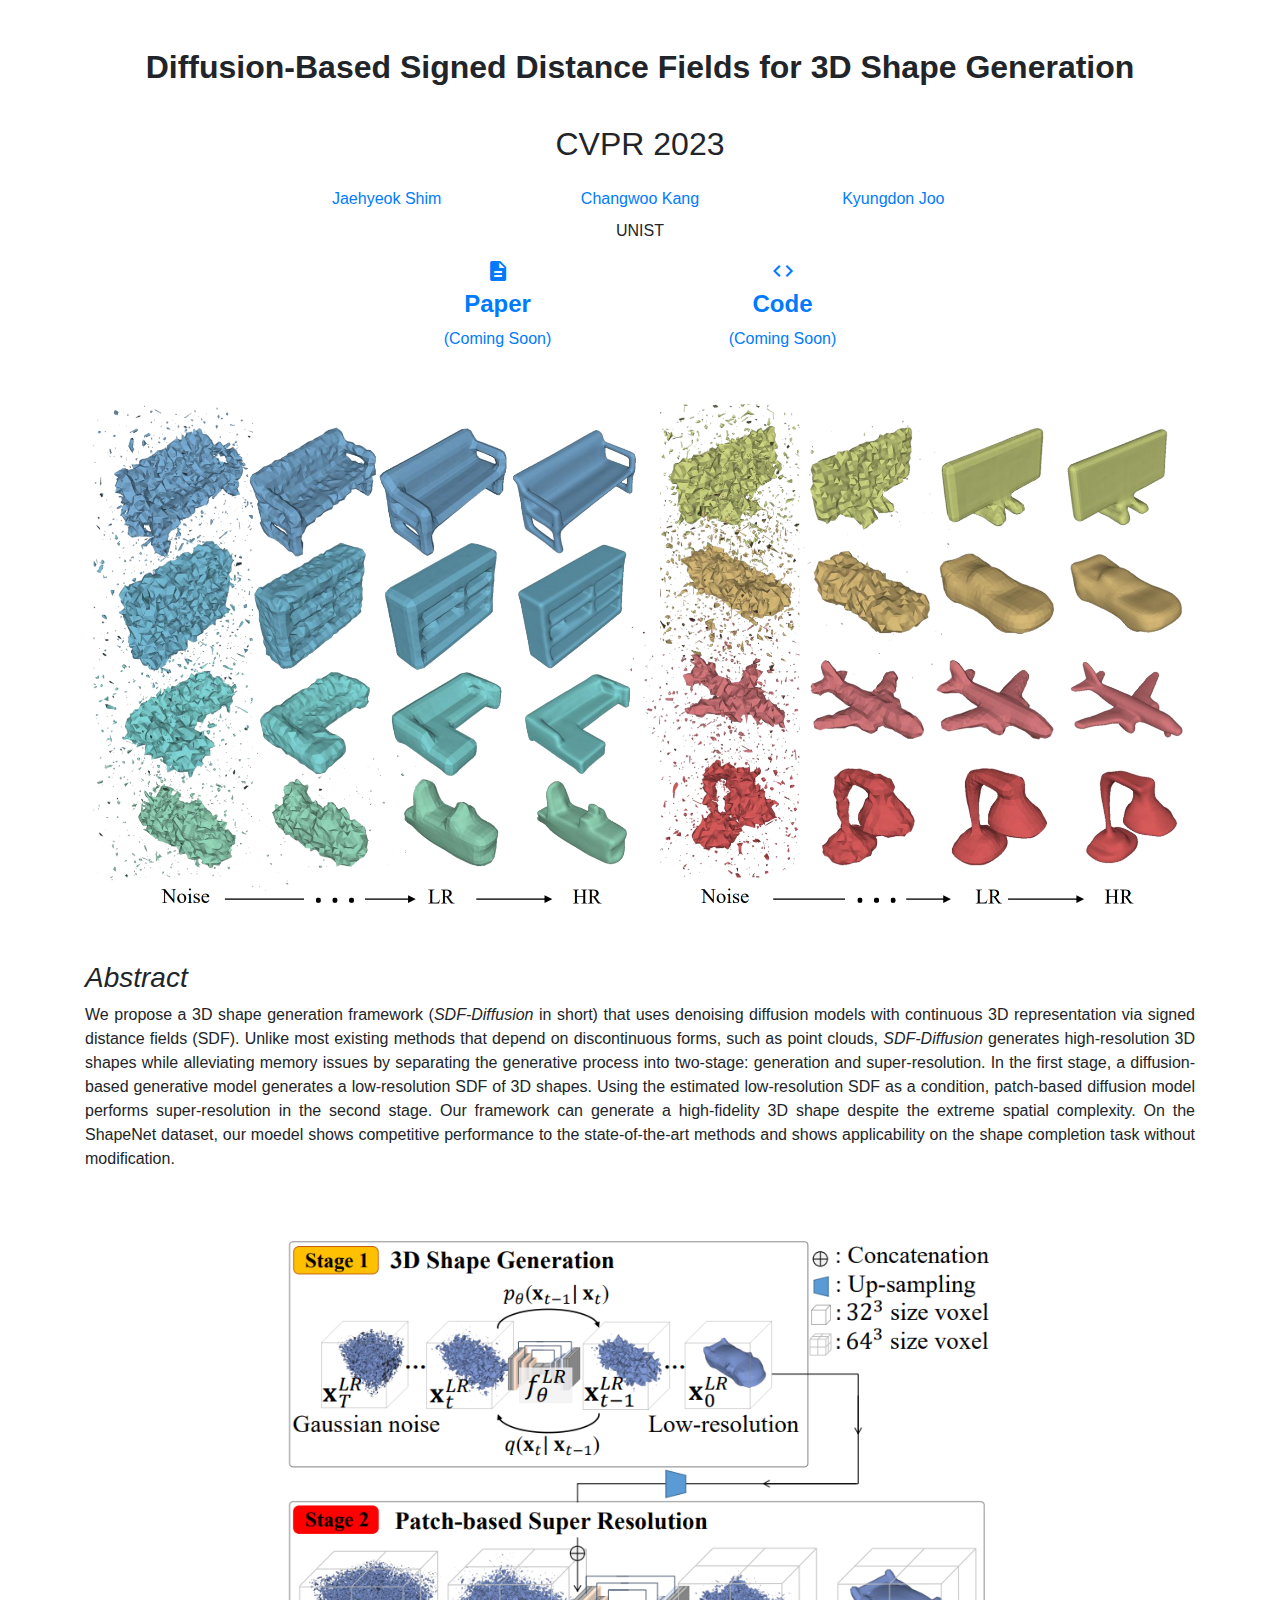
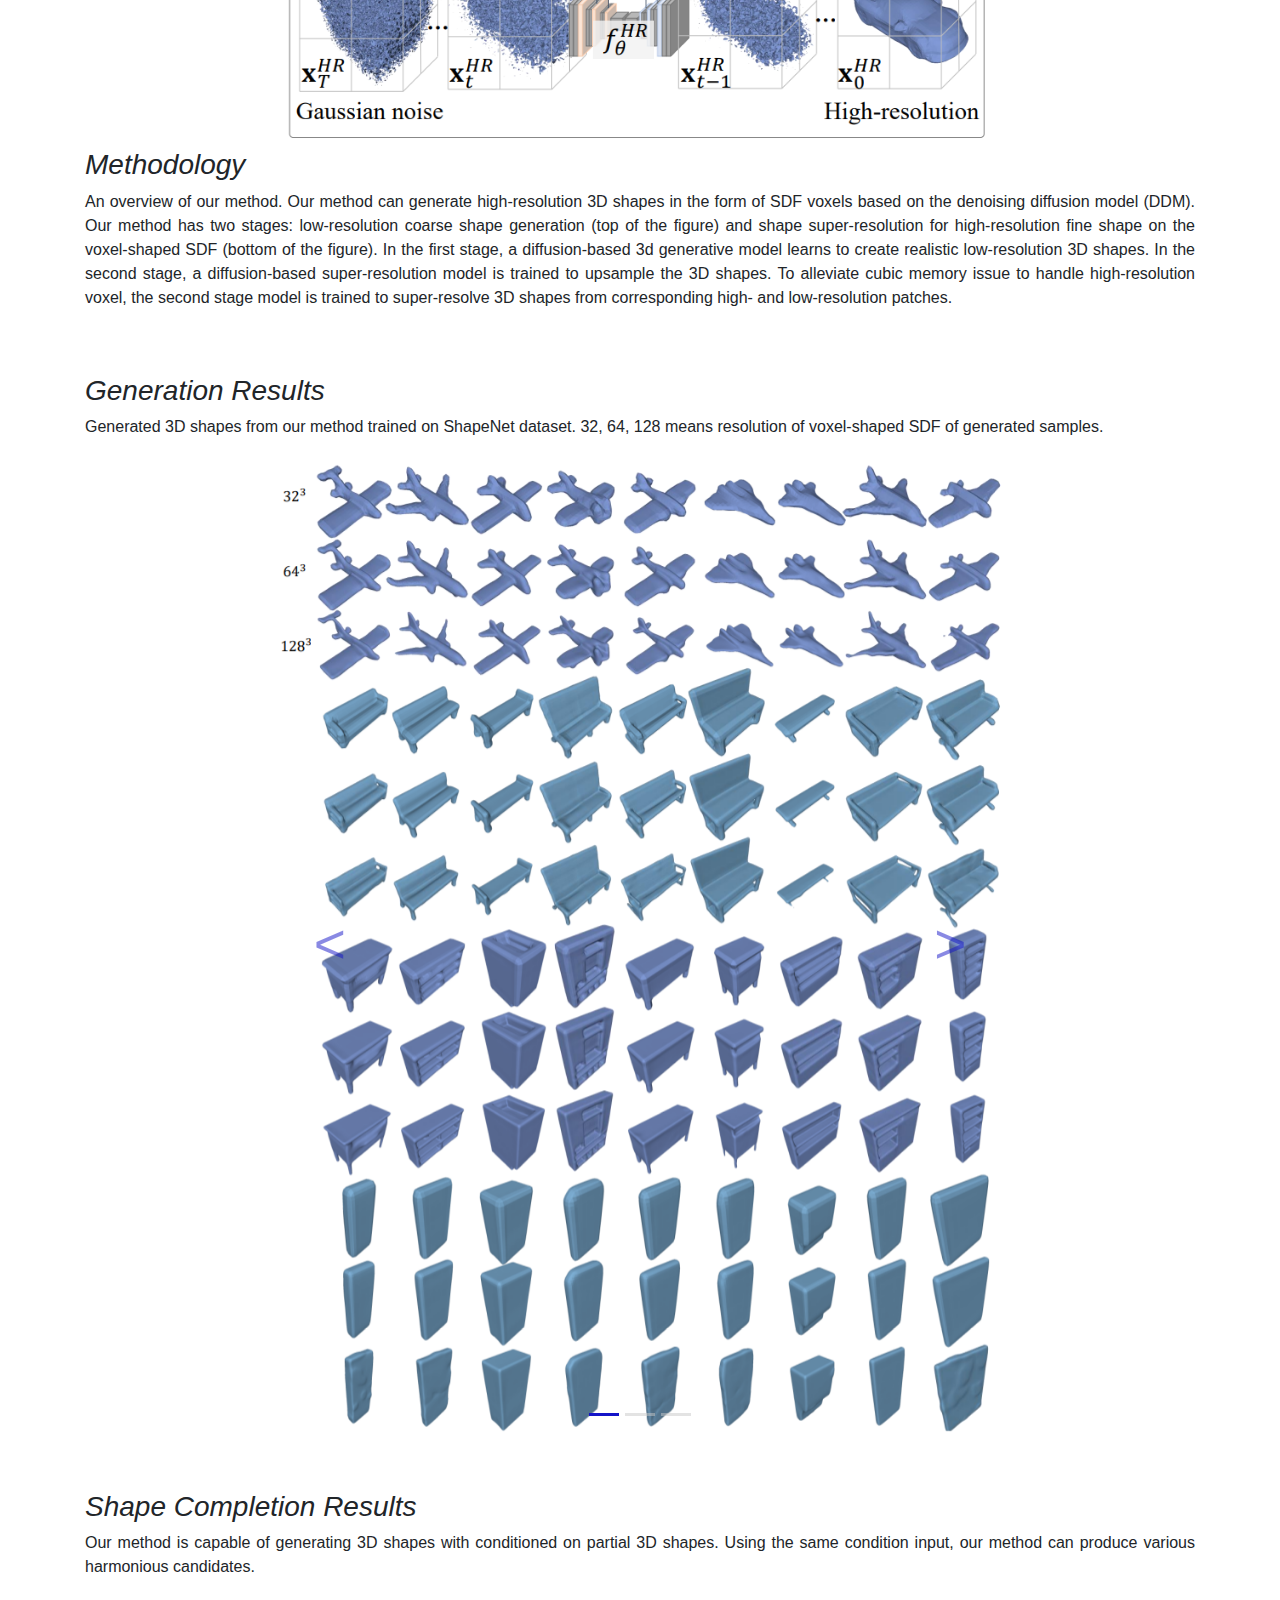
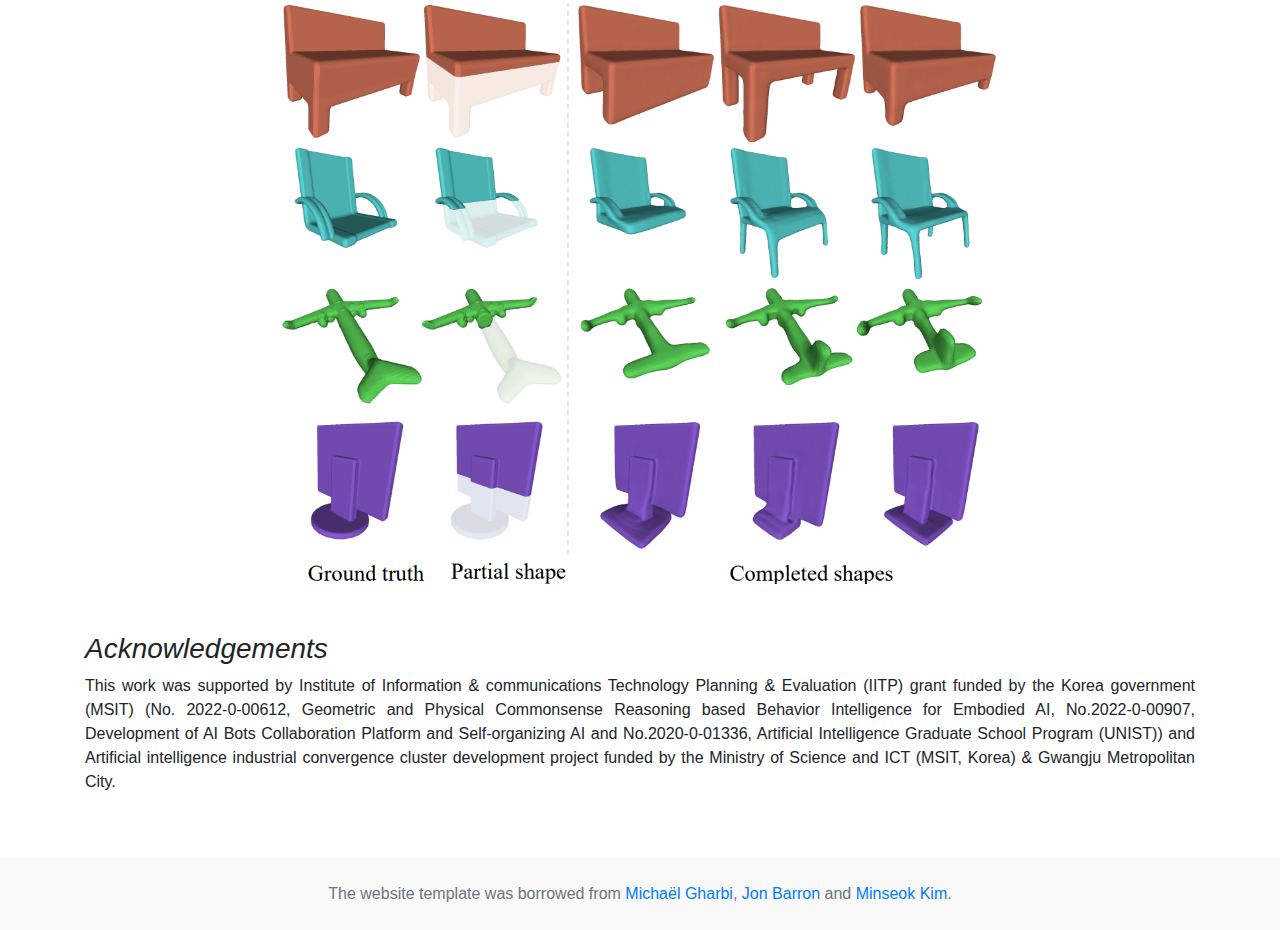
<file: sdf-diffusion/index.html>
<!DOCTYPE html>
<html>

<head lang="en">
    <meta charset="UTF-8">
    <meta http-equiv="x-ua-compatible" content="ie=edge">

    <title>SDF-Diffusion</title>

    <meta name="description" content="">
    <meta name="viewport" content="width=device-width, initial-scale=1">

    <meta property="og:image" content="https://kitsunetic.github.io/sdf-diffusion/teasure.png">
    <meta property="og:image:type" content="image/png">
    <meta property="og:image:width" content="1296">
    <meta property="og:image:height" content="840">
    <meta property="og:type" content="website" />
    <meta property="og:url" content="https://kitsunetic.github.io/sdf-diffusion" />
    <meta property="og:title" content="[CVPR 2023] SDF-Diffusion" />
    <meta property="og:description" content="Diffusion-Based Signed Distance Fields for 3D Shape Generation" />

    <meta name="twitter:card" content="summary_large_image" />
    <meta name="twitter:title" content="[CVPR 2023] SDF-Diffusion" />
    <meta name="twitter:description" content="Diffusion-Based Signed Distance Fields for 3D Shape Generation" />
    <meta name="twitter:image" content="https://kitsunetic.github.io/sdf-diffusion/teasure.png" />


    <!-- <link rel="icon"
        href="data:image/svg+xml,<svg xmlns=%22http://www.w3.org/2000/svg%22 viewBox=%220 0 100 100%22><text y=%22.9em%22 font-size=%2290%22>💫</text></svg>"> -->

    <!-- <link rel="stylesheet" href="https://maxcdn.bootstrapcdn.com/bootstrap/3.3.5/css/bootstrap.min.css"> -->
    <link rel="stylesheet" href="https://maxcdn.bootstrapcdn.com/font-awesome/4.4.0/css/font-awesome.min.css">
    <!-- <link rel="stylesheet" href="https://cdnjs.cloudflare.com/ajax/libs/codemirror/5.8.0/codemirror.min.css"> -->
    <!-- <link rel="stylesheet" href="css/app.css"> -->

    <!-- BootStrap4 -->
    <!-- <link rel="stylesheet" href="css/bootstrap.min.css"> -->
    <link rel="stylesheet" href="https://cdn.jsdelivr.net/npm/bootstrap@4.0.0/dist/css/bootstrap.min.css"
        integrity="sha384-Gn5384xqQ1aoWXA+058RXPxPg6fy4IWvTNh0E263XmFcJlSAwiGgFAW/dAiS6JXm" crossorigin="anonymous">
    <script src="https://code.jquery.com/jquery-3.2.1.slim.min.js"
        integrity="sha384-KJ3o2DKtIkvYIK3UENzmM7KCkRr/rE9/Qpg6aAZGJwFDMVNA/GpGFF93hXpG5KkN"
        crossorigin="anonymous"></script>
    <script src="https://cdn.jsdelivr.net/npm/popper.js@1.12.9/dist/umd/popper.min.js"
        integrity="sha384-ApNbgh9B+Y1QKtv3Rn7W3mgPxhU9K/ScQsAP7hUibX39j7fakFPskvXusvfa0b4Q"
        crossorigin="anonymous"></script>
    <script src="https://cdn.jsdelivr.net/npm/bootstrap@4.0.0/dist/js/bootstrap.min.js"
        integrity="sha384-JZR6Spejh4U02d8jOt6vLEHfe/JQGiRRSQQxSfFWpi1MquVdAyjUar5+76PVCmYl"
        crossorigin="anonymous"></script>

    <!-- Material Icons -->
    <link href="https://fonts.googleapis.com/icon?family=Material+Icons" rel="stylesheet">

    <script src="https://ajax.googleapis.com/ajax/libs/jquery/1.11.3/jquery.min.js"></script>


</head>

<body>
    <div class="container" id="main">

        <!-- Top padding -->
        <div class="row mt-md-5"></div>

        <div class="row">
            <h2 class="col text-center">
                <b>Diffusion-Based Signed Distance Fields for 3D Shape Generation</b>
                <br><br>
                <span class="realistic-marker-highlight">CVPR 2023</span>

                <svg xmlns="//www.w3.org/2000/svg" version="1.1" class="svg-filters" style="display:none;">
                    <defs>
                        <filter id="marker-shape">
                            <feTurbulence type="fractalNoise" baseFrequency="0 0.15" numOctaves="1" result="warp" />
                            <feDisplacementMap xChannelSelector="R" yChannelSelector="G" scale="30" in="SourceGraphic"
                                in2="warp" />
                        </filter>
                    </defs>
                </svg>
            </h2>
        </div>


        <div class="row mt-3">
            <div class="col-md-2"></div>
            <div class="col text-center">
                <a href="https://kitsunetic.github.io/">
                    Jaehyeok Shim
                </a>
            </div>
            <div class="col text-center">
                <a href="https://github.com/Kang-ChangWoo">
                    Changwoo Kang
                </a>
            </div>
            <div class="col text-center">
                <a href="http://rvi.unist.info">
                    Kyungdon Joo
                </a>
            </div>
            <div class="col-md-2"></div>
        </div>
        <div class="row text-center mt-2">
            <div class="col-12">
                UNIST
            </div>
        </div>


        <div class="row justify-content-center align-items-center mt-3">
            <div class="col-md-3"></div>
            <div class="col text-center">
                <a href="#">
                    <h4>
                        <span class="material-icons">description</span><br>
                        <strong>Paper</strong>
                    </h4>
                    (Coming Soon)
                </a>
            </div>
            <div class="col text-center">
                <a href="#">
                    <h4>
                        <span class="material-icons">code</span><br>
                        <strong>Code</strong>
                    </h4>
                    (Coming Soon)
                </a>
            </div>
            <div class="col-md-3"></div>
        </div>


        <div class="row mt-5">
            <div class="col">
                <img src="./img/teaser.png" width="100%">
            </div>
        </div>
        <div class="row">
            <div class="col">
                <!-- <p class="text-center">
                    Generated human bodies in different test scenes of the <em>PROX dataset</em>.
                    Each row represents generated 3D human avatars in a given scene.
                </p> -->
            </div>
        </div>


        <div class="row mt-5">
            <div class="col">
                <h3><i>Abstract</i></h3>
                <p class="text-justify">
                    We propose a 3D shape generation framework (<i>SDF-Diffusion</i> in short) that uses denoising
                    diffusion models with continuous 3D representation via signed distance fields (SDF).
                    Unlike most existing methods that depend on discontinuous forms, such as point clouds,
                    <i>SDF-Diffusion</i> generates high-resolution 3D shapes while alleviating memory issues by
                    separating the generative process into two-stage: generation and super-resolution.
                    In the first stage, a diffusion-based generative model generates a low-resolution SDF of 3D shapes.
                    Using the estimated low-resolution SDF as a condition, patch-based diffusion model performs
                    super-resolution in the second stage.
                    Our framework can generate a high-fidelity 3D shape despite the extreme spatial complexity.
                    On the ShapeNet dataset, our moedel shows competitive performance to the state-of-the-art methods
                    and shows applicability on the shape completion task without modification.
                </p>
            </div>
        </div>


        <div class="row mt-5">
            <div class="col-md-2"></div>
            <div class="col text-center">
                <img src="./img/method.png" width="100%">
            </div>
            <div class="col-md-2"></div>
        </div>
        <div class="row">
            <div class="col">
                <h3><i>Methodology</i></h3>
                <div class="text-center">
                    <p class="text-justify">
                        An overview of our method.
                        Our method can generate high-resolution 3D shapes in the form of SDF voxels based on the
                        denoising diffusion model (DDM).
                        Our method has two stages: low-resolution coarse shape generation (top of the figure) and shape
                        super-resolution for high-resolution fine shape on the voxel-shaped SDF (bottom of the figure).
                        In the first stage, a diffusion-based 3d generative model learns to create realistic
                        low-resolution 3D shapes.
                        In the second stage, a diffusion-based super-resolution model is trained to upsample the 3D
                        shapes.
                        To alleviate cubic memory issue to handle high-resolution voxel, the second stage model is
                        trained to super-resolve 3D shapes from corresponding high- and low-resolution patches.
                    </p>
                </div>
            </div>
        </div>


        <!-- Generation Results -->
        <div class="row mt-5">
            <div class="col">
                <h3><i>Generation Results</i></h3>
                <p class="text-justify">
                    Generated 3D shapes from our method trained on ShapeNet dataset.
                    32, 64, 128 means resolution of voxel-shaped SDF of generated samples.
                </p>
            </div>
        </div>


        <!-- <div class="row mt-2">
            <div class="col-md-2"></div>
            <div class="col">
                <img src="./img/1.png" width="100%">
            </div>
            <div class="col-md-2"></div>
        </div> -->
        <!-- <div class="row mt-2">
            <div class="col-md-2"></div>
            <div class="col">
                <img src="./img/2.png" width="100%">
            </div>
            <div class="col-md-2"></div>
        </div> -->
        <!-- <div class="row mt-2">
            <div class="col-md-2"></div>
            <div class="col">
                <img src="./img/3.png" width="100%">
            </div>
            <div class="col-md-2"></div>
        </div> -->


        <!-- Additional slider style -->
        <style>
            .carousel-control-prev-icon,
            .carousel-control-next-icon {
                height: 100px;
                width: 100px;
                outline: rgb(20, 20, 200);
                background-size: 100%, 100%;
                border-radius: 50%;
                /* border: 1px solid black; */
                background-image: none;
            }

            .carousel-control-next-icon:after {
                content: '>';
                font-size: 55px;
                color: rgb(20, 20, 200);
            }

            .carousel-control-prev-icon:after {
                content: '<';
                font-size: 55px;
                color: rgb(20, 20, 200);
            }

            carousel-indicators {
                position: absolute;
                right: 0;
                bottom: 10px;
                left: 0;
                z-index: 15;
                display: -webkit-box;
                display: -ms-flexbox;
                display: flex;
                -webkit-box-pack: center;
                -ms-flex-pack: center;
                justify-content: center;
                padding-left: 0;
                margin-right: 15%;
                margin-left: 15%;
                list-style: none
            }

            .carousel-indicators li {
                position: relative;
                -webkit-box-flex: 0;
                -ms-flex: 0 1 auto;
                flex: 0 1 auto;
                width: 30px;
                height: 3px;
                margin-right: 3px;
                margin-left: 3px;
                text-indent: -999px;
                background-color: rgba(200, 200, 200, .5)
            }

            .carousel-indicators li::before {
                position: absolute;
                top: -10px;
                left: 0;
                display: inline-block;
                width: 100%;
                height: 10px;
                content: ""
            }

            .carousel-indicators li::after {
                position: absolute;
                bottom: -10px;
                left: 0;
                display: inline-block;
                width: 100%;
                height: 10px;
                content: ""
            }

            .carousel-indicators .active {
                background-color: rgb(20, 20, 200)
            }

        </style>
        <div class="row mt-2">
            <div class="col-md-2"></div>
            <div class="col">
                <div id="carouselExampleIndicators" class="carousel slide" data-ride="carousel">
                    <ol class="carousel-indicators">
                        <li data-target="#carouselExampleIndicators" data-slide-to="0" class="active"></li>
                        <li data-target="#carouselExampleIndicators" data-slide-to="1"></li>
                        <li data-target="#carouselExampleIndicators" data-slide-to="2"></li>
                    </ol>
                    <div class="carousel-inner">
                        <div class="carousel-item active">
                            <img class="d-block w-100" src="./img/1.png" alt="First slide">
                        </div>
                        <div class="carousel-item">
                            <img class="d-block w-100" src="./img/2.png" alt="Second slide">
                        </div>
                        <div class="carousel-item">
                            <img class="d-block w-100" src="./img/3.png" alt="Third slide">
                        </div>
                    </div>
                    <a class="carousel-control-prev" href="#carouselExampleIndicators" role="button" data-slide="prev">
                        <span class="carousel-control-prev-icon" aria-hidden="true"></span>
                        <span class="sr-only">Previous</span>
                    </a>
                    <a class="carousel-control-next" href="#carouselExampleIndicators" role="button" data-slide="next">
                        <span class="carousel-control-next-icon" aria-hidden="true"></span>
                        <span class="sr-only">Next</span>
                    </a>
                </div>
            </div>
            <div class="col-md-2"></div>
        </div>


        <!-- Completion Results -->
        <div class="row mt-5">
            <div class="col">
                <h3><i>Shape Completion Results</i></h3>
                <p class="text-justify">
                    Our method is capable of generating 3D shapes with conditioned on partial 3D shapes.
                    Using the same condition input, our method can produce various harmonious candidates.
                </p>
            </div>
        </div>
        <div class="row mt-2">
            <div class="col-md-2"></div>
            <div class="col">
                <img src="./img/completion.png" width="100%">
            </div>
            <div class="col-md-2"></div>
        </div>


        <div class="row mt-5">
            <div class="col col-md-offset-2">
                <h3><i>Acknowledgements</i></h3>
                <p class="text-justify">
                    This work was supported by Institute of Information & communications Technology Planning &
                    Evaluation (IITP) grant funded by the Korea government (MSIT) (No. 2022-0-00612, Geometric and
                    Physical Commonsense Reasoning based Behavior Intelligence for Embodied AI, No.2022-0-00907,
                    Development of AI Bots Collaboration Platform and Self-organizing AI and No.2020-0-01336, Artificial
                    Intelligence Graduate School Program (UNIST)) and Artificial intelligence industrial convergence
                    cluster development project funded by the Ministry of Science and ICT (MSIT, Korea) & Gwangju
                    Metropolitan City.
                </p>
            </div>
        </div>
    </div>


    <footer class="text-center text-lg-start bg-white text-muted mt-5">
        <div class="text-center p-4" style="background-color: rgba(0, 0, 0, 0.025);">
            The website template was borrowed from
            <a href="http://mgharbi.com/">Michaël Gharbi</a>,
            <a href="https://jonbarron.info/">Jon Barron</a> and
            <a href="https://bupyeonghealer.github.io">Minseok Kim</a>.
        </div>
    </footer>


</body>

</html>
</file>
